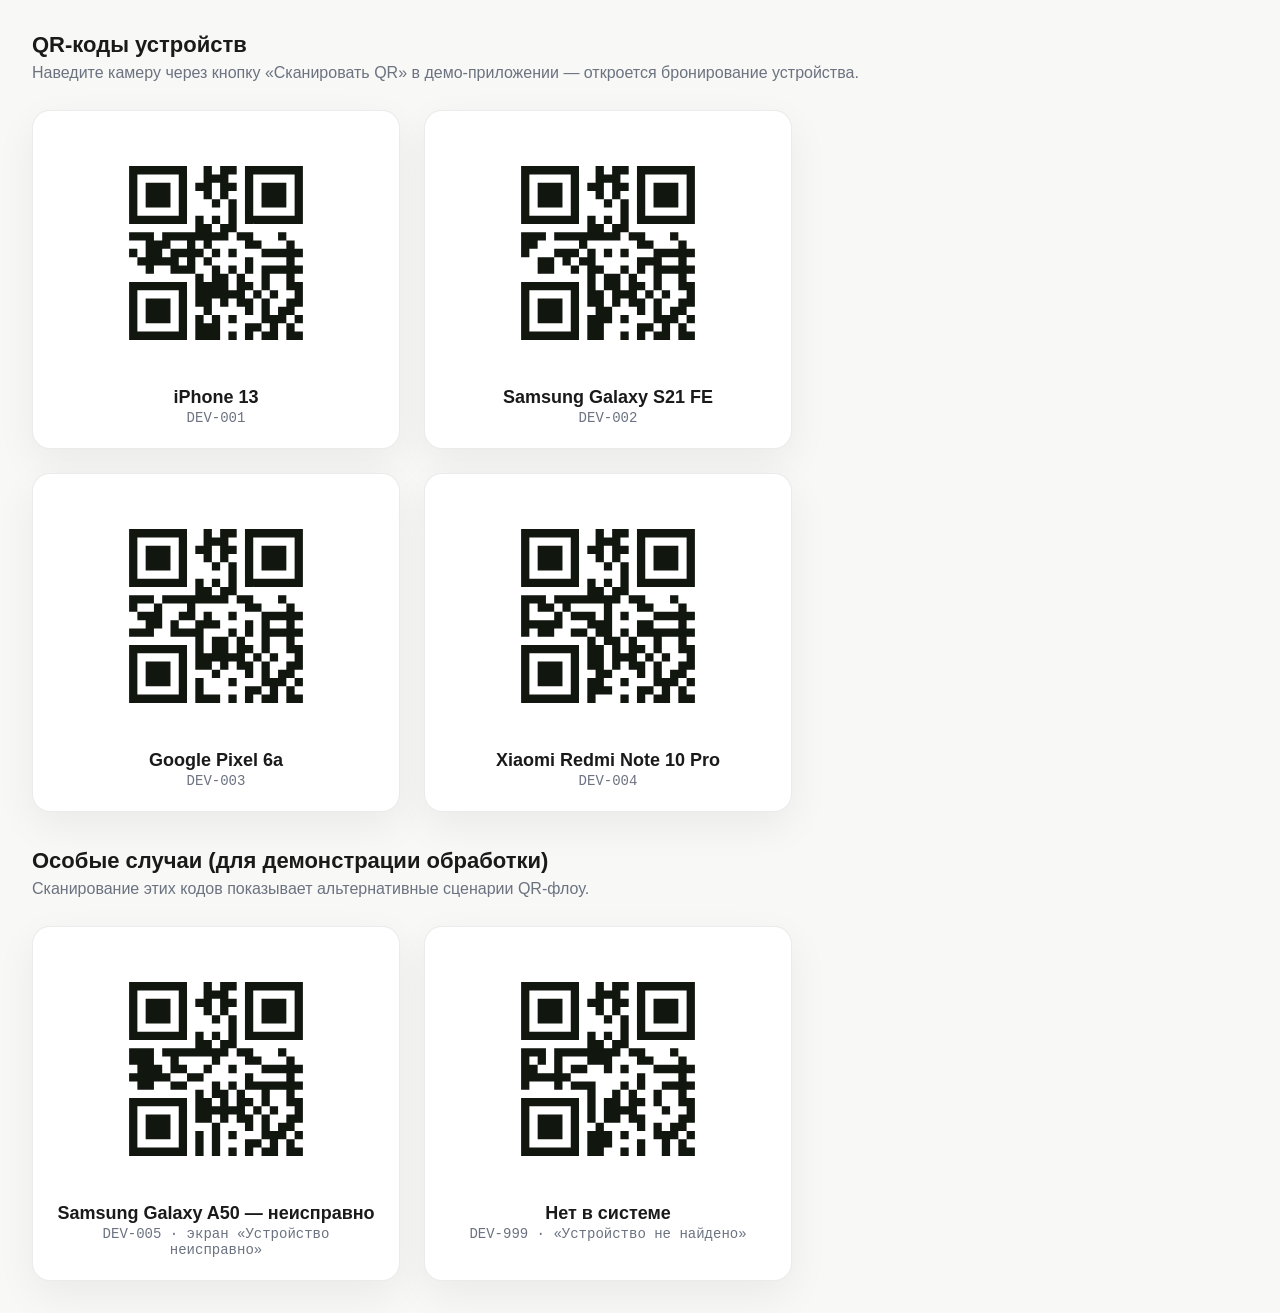
<file: qr-codes/index.html>
<!DOCTYPE html>
<html lang="ru">
<head>
<meta charset="UTF-8">
<title>QR-коды устройств — демо QA Device Monitor</title>
<style>
  body{margin:0;font-family:-apple-system,BlinkMacSystemFont,"Segoe UI",Roboto,sans-serif;background:#f8f8f6;color:#1a1a1a;padding:32px}
  h1{font-size:22px;margin:0 0 6px}
  p.sub{color:#6b7280;margin:0 0 28px}
  .grid{display:grid;grid-template-columns:repeat(2,1fr);gap:24px;max-width:760px}
  .card{background:#fff;border:1px solid rgba(0,0,0,.08);border-radius:18px;padding:22px;text-align:center;
    box-shadow:0 14px 40px rgba(17,24,39,.06)}
  .card img{width:240px;height:240px;image-rendering:pixelated}
  .name{font-size:18px;font-weight:700;margin-top:10px}
  .id{color:#6b7280;font-size:14px;margin-top:2px;font-family:ui-monospace,SFMono-Regular,Menlo,monospace}
  @media print{body{background:#fff;padding:0}.card{box-shadow:none;break-inside:avoid}.no-print{display:none}}
</style>
</head>
<body>
  <h1>QR-коды устройств</h1>
  <p class="sub">Наведите камеру через кнопку «Сканировать QR» в демо-приложении — откроется бронирование устройства.</p>
  <div class="grid">
    <div class="card"><img src="DEV-001.svg" alt="QR DEV-001"><div class="name">iPhone 13</div><div class="id">DEV-001</div></div>
    <div class="card"><img src="DEV-002.svg" alt="QR DEV-002"><div class="name">Samsung Galaxy S21 FE</div><div class="id">DEV-002</div></div>
    <div class="card"><img src="DEV-003.svg" alt="QR DEV-003"><div class="name">Google Pixel 6a</div><div class="id">DEV-003</div></div>
    <div class="card"><img src="DEV-004.svg" alt="QR DEV-004"><div class="name">Xiaomi Redmi Note 10 Pro</div><div class="id">DEV-004</div></div>
  </div>

  <h1 style="margin-top:36px">Особые случаи (для демонстрации обработки)</h1>
  <p class="sub">Сканирование этих кодов показывает альтернативные сценарии QR-флоу.</p>
  <div class="grid">
    <div class="card"><img src="DEV-005.svg" alt="QR DEV-005"><div class="name">Samsung Galaxy A50 — неисправно</div><div class="id">DEV-005 · экран «Устройство неисправно»</div></div>
    <div class="card"><img src="DEV-999.svg" alt="QR DEV-999"><div class="name">Нет в системе</div><div class="id">DEV-999 · «Устройство не найдено»</div></div>
  </div>
</body>
</html>
</file>
